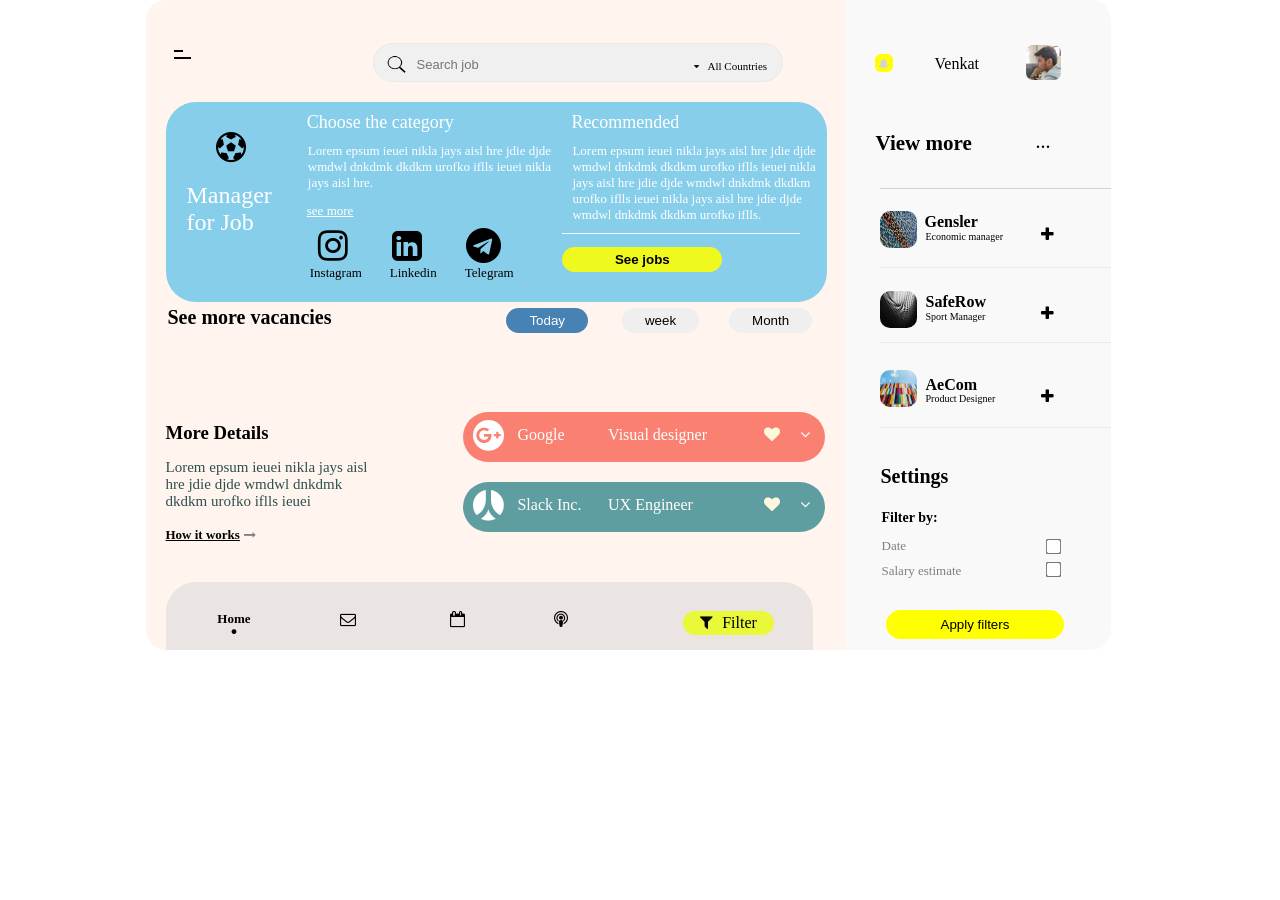
<file: index.html>
<!DOCTYPE html>
<html>
<head>
	<title>Dribble</title>
	<link rel="stylesheet" href="https://cdnjs.cloudflare.com/ajax/libs/font-awesome/4.7.0/css/font-awesome.min.css">

	<link rel="stylesheet" type="text/css" href="sislo(1).css">
</head>
<body>
 <div class="whole-wrapper">
 <div class="whole-wrapper-1">
  <div class="first-one">
  	<div class="dash-1"></div>
  	<div class="dash-2"></div>
  </div>
   <div class="search-wrapper">
          <div class="search-box"><img class="search-icon" src="search-icon1(1).png" width="21" height="19" alt="search icon" />
            <input name="seach" type="text" placeholder="Search job"/>
          </div>
          <!-- <button class="button">All Countries</button> -->
          <div class="wrapper2">
          	<div class="dropdown">
                <button class="dropbtn"> 
                  <i class="fa fa-caret-down"></i>All Countries
                </button>
               <div class="dropdown-content">
                     <a href="#">India</a>
                     <a href="#">Russia</a>
                     <a href="#">USA</a>
                </div>
              </div>
          </div>
   </div>
   <div class="content-1">
   	  <div class="icon">
   	   <div class="inner-icon">
   	   	<!-- <i class="fab fa-xbox"></i> -->
   	   	<i class="fa fa-futbol-o"></i>
        <h2 class="inner-icon-content">Manager for Job</h2>
   	   </div>
   	  </div>
   	  <div class="category">
        <div class="top-category">
          <p class="top-1">Choose the category</p>
          <p class="top-2">Lorem epsum ieuei nikla jays aisl hre jdie djde wmdwl dnkdmk dkdkm urofko iflls ieuei nikla jays aisl hre.</p>
          <a class="top-3" href="#">see more</a>
        </div>
        <div class="bottom-category">
          <i class="fa fa-instagram"></i>
          <i class="fa fa-linkedin-square"></i>
          <i class="fa fa-telegram"></i>
          <span class="span-1">Instagram</span>
          <span class="span-2">Linkedin</span>
          <span class="span-3">Telegram</span>
        </div>
      </div>
   	  <div class="recommended">
       <div class="top-recommended">
        <p class="top-1">Recommended</p>
        <p class="top-2">Lorem epsum ieuei nikla jays aisl hre jdie djde wmdwl dnkdmk dkdkm urofko iflls ieuei nikla jays aisl hre jdie djde wmdwl dnkdmk dkdkm urofko iflls ieuei nikla jays aisl hre jdie djde wmdwl dnkdmk dkdkm urofko iflls.</p>
       </div>
       <hr>
       <div class="bottom-recommended">
         <button class="bottom-recommended-button">See jobs</button>
       </div>
      </div>
   </div>
   <div class="content-2">
     <div class="top-content-1">
       See more vacancies
     </div>
     <div class="top-content-2">
       <button class="today">Today</button>
       <button class="week">week</button>
       <button class="month">Month</button>
     </div>
   </div>
   <div class="content-3">
     <div class="content-3-top">
       <h3 class="more-details">More Details</h3>
       <p class="content-3-top-p">Lorem epsum ieuei nikla jays aisl hre jdie djde wmdwl dnkdmk dkdkm urofko iflls ieuei</p>
       <div class="outer-a">
        <a class="content-3-a" href="#">How it works</a>
        <i class="fa fa-long-arrow-right" aria-hidden="true"></i>
      </div>
     </div>
     <div class="content-3-bottom">
       <div class="content-3-bottom-inner-1">
        <div class="content-3-bottom-inner-2">
         <i class="fa fa-google-plus-official" aria-hidden="true"></i>
         <p class="google">Google</p>
         <p class="Visual">Visual designer</p>
         <i class="fa fa-heart" aria-hidden="true"></i>
         <i class="fa fa-angle-down" aria-hidden="true"></i>
       </div>
        <div class="content-3-bottom-inner-3">
         <i class="fa fa-renren" aria-hidden="true"></i>
         <p class="slack">Slack Inc.</p>
         <p class="ux">UX Engineer</p>
         <i class="fa fa-heart" aria-hidden="true"></i>
         <i class="fa fa-angle-down" aria-hidden="true"></i>
       </div>
       </div>
     </div>
   </div>
   <div class="content-4">
     <p class="home">Home</p>
     <p class="dot">.</p>
     <i class="fa fa-envelope-o" aria-hidden="true"></i>
     <i class="fa fa-calendar-o" aria-hidden="true"></i>
     <i class="fa fa-podcast" aria-hidden="true"></i>
     <div class="content-4-content">
      <a class="content-4-a" href="#">
        <i class="fa fa-filter" aria-hidden="true"></i>Filter
      </a>
     </div>
   </div>
 </div>
 <div class="whole-wrapper-2">
  <div class="w-content-1">
    <div class="w-content-2">
      <div class="w-content-3">
       <i class="fa fa-bell" aria-hidden="true"></i>
       <p class="sung">Venkat</p>
       <img class="img" src="image1.jpg">
       <p class="view">View more</p>
       <p class="dot1">...</p>
       <hr class="hr1">
       <img class="p-1" src="pattern1.jpeg">
       <p class="gensler">Gensler</p>
       <p class="eco">Economic manager</p>
       <i id="plus-1" class="fa fa-plus" aria-hidden="true"></i>
       <hr class="gensler-hr">
       <img class="p-2" src="pattern2.jpeg">
       <p class="safe">SafeRow</p>
       <p class="sport">Sport Manager</p>
       <i id="plus-2" class="fa fa-plus" aria-hidden="true"></i>
       <hr class="sport-hr">
       <img class="p-3" src="pattern3.jpeg">
       <p class="ae">AeCom</p>
       <p class="product">Product Designer</p>
       <i id="plus-3" class="fa fa-plus" aria-hidden="true"></i>
       <hr class="ae-hr">
       <h3 class="settings">Settings</h3>
       <p class="filter">Filter by:</p>
       <form>
        <p class="check1t">Date</p>
        <input class="check1" type="checkbox" name="vehicle1" value="Bike"><br>
        <p class="check2t">Salary estimate</p>
        <input class="check2" type="checkbox" name="vehicle2" value="Car">
       </form>
       <button class="final-b">Apply filters</button>
      </div>
  </div>
</div>
 </div>
 </div>
</body>
</html>
</file>
<file: sislo(1).css>
* {
    box-sizing: border-box;
}
html{
  height: 100%;
}
body {
  margin: 0 8px;
  overflow: hidden;
}
.whole-wrapper {
    width: 989px;
    position: relative;
    border-radius: 40px;
    margin: auto;
}
.whole-wrapper-1 {
    width: 719px;
    position: relative;
    margin: 0 0 0 0;
    border-radius: 20px 0 0 20px;
    background-color: seashell;
    height: 650px;
    overflow: hidden;
}
.first-one {
    position: absolute;
    width: 60px;
    left: 23px;
    height: 39px;
    margin: 45px 0 0 0;
    cursor: pointer;
}
.dash-1 {
    border: 1px solid black;
    width: 9px;
    margin: 5px 0px 0px 5px;
}
.dash-2 {
    border: 1px solid black;
    width: 17px;
    margin: 5px 0px 0px 5px;
}
#search {
    height:125px;
    font-size: 15px;
    overflow:hidden;
}
.search-wrapper {
    width:410px;
    height:39px;
    background-color:#f0f0f0;
    margin:43px 0 0 227px;
    border:1px solid #e9e9e9;
    -moz-border-radius: 5px;
    -webkit-border-radius: 5px;
    border-radius: 50px;
    position:relative;
}
.search-box {
    width:305px;
    height:32px;
    background-color:#f0f0f0;
    margin:5px 7px;
    border: none;
    -moz-border-radius: 5px;
    -webkit-border-radius: 5px;
    border-radius: 5px;
    position:relative;
}
.search-box img.search-icon {
    margin:6px 0 0 5px;
}
i.fa.fa-caret-down {
  font-size: xx-small;
  color: black;
}
.search-box input {
    border:none;
    height:30px;
    width:277px;
    background-color:#f0f0f0;
    margin: 0 0 0 5px;
    outline: none;
    position:absolute;
    font-size:13px;
    padding-left:5px;
    padding-right:5px;
}
.wrapper2 {
   border: none;
   position: absolute;
   top: 6px;
   left: 320px;
}
.wrapper2 .dropdown {
  float: left;
  position: relative;
  width: 75px;
  height: 32px;
  cursor: pointer;
}
.dropdown .dropbtn {
  font-size: 11px; 
  border: none;
  outline: none;
  color: black;
  position: relative;
  padding: 10px 0px;
  background-color: inherit;
  font-family: inherit;
  margin: 0;
  cursor: pointer;
}
.dropdown .dropbtn i {
    margin: 0px 9px 0px 0px;
}
.dropdown-content {
  display: none;
  cursor: pointer;
  position: absolute;
  background-color: #f9f9f9;
  min-width: 150px;
  box-shadow: 0px 8px 16px 0px rgba(0,0,0,0.2);
  z-index: 1;
}
.dropdown-content a {
  float: none;
  color: black;
  padding: 12px 16px;
  text-decoration: none;
  display: block;
  text-align: left;
}
.dropdown-content a:hover {
  background-color: #ddd;
}
.dropdown:hover .dropdown-content {
  display: block;
}
.content-1 {
    background-color: skyblue;
    height: 200px;
    width: 92%;
    margin: 20px 0 0 20px;
    position: relative;
    border-radius: 30px;
}
.content-1 .icon {
    width: 20%;
    height: 60%;
    position: absolute;
    left: 0px;
    margin: 20px 0 0 0;
    box-sizing: border-box;
}
.content-1 .category {
    width: 40%;
    height: 85%;
    position: absolute;
    left: 20%;
    margin: 10px 0 0 0;
    box-sizing: border-box;
}
.content-1 .recommended {
    width: 40%;
    height: 85%;
    position: absolute;
    left: 60%;
    margin: 10px 0 0 0;
    box-sizing: border-box;
}
.content-1 .icon .inner-icon {
    position: relative;
    width: 100%;
    height: 100%;
}
i.fa.fa-futbol-o {
  font-size: 30px;
  margin: 10px 54px 20px 50px;
}
h2.inner-icon-content {
    display: inline-block;
    margin: 0px;
    color: white;
    text-align: left;
    width: 90px;
    margin: 0px 21px;
    font-weight: 400;
}
p.top-1 {
    margin: 0px 9px;
    font-size: 18px;
    color: white;
}
p.top-2 {
    margin: 10px;
    font-size: 13px;
    color: white;
}
a.top-3 {
    margin: 9px;
    font-size: 13px;
    color: white;
}
i.fa.fa-instagram {
    font-size: 35px;
    margin: 9px 20px 0px 20px;
    cursor: pointer;
}
i.fa.fa-linkedin-square {
    font-size: 35px;
    margin: 9px 20px 0px 20px;
    cursor: pointer;
}
i.fa.fa-telegram {
    font-size: 35px;
    margin: 9px 20px 0px 20px;
    cursor: pointer;
}
span.span-1,span.span-2,span.span-3 {
    font-size: 13px;
    margin: 12px;
}
button.bottom-recommended-button {
    width: 160px;
    padding: 5px;
    border-radius: 25px;
    border: none;
    outline: none;
    cursor: pointer;
    margin: 5px 50px 0 0px;
    background-color: #ffff00de;
    font-weight: 800;
}
hr {
    width: 90%;
    margin-left: 0px;
    border: none;
    background-color: white;
    height: 1px;
}
.content-2 {
    position: relative;
    width: 99%;
    height: 40px;
}
.top-content-1 {
    position: absolute;
    left: 22px;
    font-size: 20px;
    font-weight: bolder;
    margin: 4px 0px 0px 0px;
}
.top-content-2 {
    position: absolute;
    left: 50%;
    margin: 6px 0 0 0;
}
button.today {
    border: none;
    padding: 5px 23px;
    background-color: steelblue;
    color: white;
    border-radius: 15px;
    outline: none;
    margin: 0 30px 0 5px;
    cursor: pointer;
}
button.week {
    border: none;
    padding: 5px 23px;
    border-radius: 15px;
    outline: none;
    margin: 0 7px 0 0;
    cursor: pointer;
}
button.month {
    border: none;
    padding: 5px 23px;
    border-radius: 15px;
    outline: none;
    margin: 0 0 0 19px;
    cursor: pointer;
}
.content-3 {
    position: relative;
    width: 100%;
    height: 180px;
    margin: 60px 0 0 0;
}
.content-3-top {
    position: absolute;
    width: 30%;
    left: 20px;
    height: 150px;
    margin: 20px 0 0 0;
}
h3.more-details {
    margin: 0;
}
p.content-3-top-p {
    font-size: 15px;
    font-weight: 100;
    color: darkslategray;
}
.outer-a {
    position: relative;
    width: 100%;
    height: 20px;
}
a.content-3-a {
    font-size: 13px;
    color: black;
    font-weight: bold;
}
i.fa.fa-long-arrow-right {
    color: gray;
    font-size: 12px;
}
.content-3-bottom {
    position: absolute;
    left: 40%;
    margin: 10px 0 0 0px;
    width: 60%;
    height: 150px;
}
.content-3-bottom-inner-1 {
    position: relative;
    width: 84%;
    margin: 0px 0px 0px 30px;
}
.content-3-bottom-inner-2 {
    position: relative;
    height: 50px;
    border-radius: 25px;
    background-color: salmon;
    cursor: pointer;
}
i.fa.fa-google-plus-official {
    position: absolute;
    left: 0;
    font-size: 20px;
    color: white;
    font-size: 36px;
    margin: 5px 10px;
}
p.google {
    position: absolute;
    left: 15%;
    margin: 14px 0;
    color: white;
}
p.Visual {
    position: absolute;
    left: 40%;
    margin: 14px 0;
    color: white;
}
i.fa.fa-heart {
    position: absolute;
    left: 83%;
    color: cornsilk;
    margin: 14px 0;
}
i.fa.fa-angle-down {
    position: absolute;
    left: 93%;
    color: white;
    margin: 14px 0;
}
.content-3-bottom-inner-3 {
    position: relative;
    height: 50px;
    border-radius: 25px;
    background-color: cadetblue;
    margin: 20px 0 0 0;
    cursor: pointer;
}
i.fa.fa-renren {
    position: absolute;
    left: 0;
    font-size: 20px;
    color: white;
    font-size: 36px;
    margin: 5px 10px;
}
p.slack {
    position: absolute;
    left: 15%;
    margin: 14px 0;
    color: white;
}
p.ux {
    position: absolute;
    left: 40%;
    margin: 14px 0;
    color: white;
}
.content-4 {
    position: relative;
    width: 90%;
    height: 98px;
    margin: 0 20px;
    background-color: #d3d3d37a;
    border-radius: 30px;
}
p.home {
    position: absolute;
    left: 8%;
    margin: 0;
    top: 30%;
    font-size: 13px;
    font-weight: bold;
    cursor: pointer;
}
p.dot {
    position: absolute;
    left: 10%;
    font-size: 30px;
    margin: 0;
    top: 25%;
    font-weight: bold;
    cursor: pointer;
}
i.fa.fa-envelope-o {
    position: absolute;
    left: 27%;
    top: 30%;
    cursor: pointer;
}
i.fa.fa-calendar-o {
    position: absolute;
    left: 44%;
    top: 30%;
    cursor: pointer;
}
i.fa.fa-podcast {
    top: 30%;
    position: absolute;
    left: 60%;
    cursor: pointer;
}
.content-4-content {
    position: absolute;
    left: 80%;
    top: 30%;
    text-decoration: none;
    padding: 3px 17px;
    background-color: #e9ff00bf;
    border-radius: 20px;
}
a.content-4-a {
    text-decoration: none;
    outline: none;
    color: black;
}
i.fa.fa-filter {
    margin: 0px 9px 0 0;
}
.whole-wrapper-2 {
    position: absolute;
    left: 700px;
    top: 0px;
    height: 650px;
    width: 265px;
    background-color: #f9f9f9;
    overflow: hidden;
    border-radius: 0 20px 20px 0;
}
.w-content-1 {
    position: relative;
    width: 100%;
    height: 110px;
}
.w-content-2 {
    position: absolute;
    width: 100%;
    height: 110px;
}
.w-content-3 {
    position: relative;
    height: 110px;
    width: 360px;
}
i.fa.fa-bell {
    position: absolute;
    left: 29px;
    color: lightgray;
    top: 54px;
    border-radius: 6px;
    background-color: yellow;
    padding: 4px;
    font-size: 10px;
}
p.sung {
    position: absolute;
    left: 89px;
    top: 39px;
}
img.img {
    width: 35px;
    height: 35px;
    border-radius: 20%;
    position: absolute;
    top: 45px;
    left: 180px;
}
p.view {
    position: absolute;
    font-size: 21px;
    font-weight: bolder;
    top: 131px;
    left: 30px;
    margin: 0;
}
p.dot1 {
    position: absolute;
    font-size: 20px;
    font-weight: inherit;
    margin: 0;
    top: 130px;
    left: 190px;
}
hr.hr1 {
    position: absolute;
    top: 180px;
    background-color: #d3d3d3;
    height: 1px;
    left: 34px;
}
img.p-1 {
    position: absolute;
    width: 37px;
    height: 37px;
    border-radius: 10px;
    top: 211px;
    left: 34px;
}
p.gensler {
    position: absolute;
    top: 197px;
    font-weight: bolder;
    left: 79px;
}
p.eco {
    position: absolute;
    font-size: 10px;
    top: 221px;
    left: 80px;
}
i#plus-1 {
    position: absolute;
    top: 226px;
    left: 195px;
    font-weight: 100;
    cursor: pointer;
}
hr.gensler-hr {
    position: absolute;
    height: 1px;
    background-color: #e9e9e9;
    top: 259px;
    left: 34px;
}
img.p-2 {
    position: absolute;
    width: 37px;
    height: 37px;
    border-radius: 10px;
    top: 291px;
    left: 34px;
}
p.safe {
    position: absolute;
    top: 277px;
    font-weight: bolder;
    left: 80px;
}
p.sport {
    position: absolute;
    font-size: 10px;
    top: 301px;
    left: 80px;
}
i#plus-2 {
    position: absolute;
    top: 305px;
    left: 195px;
    font-weight: 100;
    cursor: pointer;
}
hr.sport-hr {
    position: absolute;
    height: 1px;
    background-color: #e9e9e9;
    top: 334px;
    left: 34px;
}
img.p-3 {
    position: absolute;
    width: 37px;
    height: 37px;
    border-radius: 10px;
    top: 370px;
    left: 34px;
}
p.ae {
    position: absolute;
    top: 360px;
    font-weight: bolder;
    left: 80px;
}
p.product {
    position: absolute;
    font-size: 10px;
    top: 383px;
    left: 80px;
}
i#plus-3 {
    position: absolute;
    top: 388px;
    left: 195px;
    font-weight: 100;
    cursor: pointer;
}
hr.ae-hr {
    position: absolute;
    height: 1px;
    background-color: #e9e9e9;
    top: 419px;
    left: 34px;
}
h3.settings {
    position: absolute;
    top: 445px;
    left: 35px;
    font-size: 20px;
}
p.filter {
    position: absolute;
    top: 496px;
    left: 36px;
    font-size: 14px;
    font-weight: 600;
}
form {
    position: absolute;
    width: 61%;
    top: 500px;
    margin: 0;
    height: 60px;
}
p.check1t {
    position: absolute;
    top: 25px;
    left: 36px;
    font-size: 13px;
    color: gray;
}
input[type="checkbox"].check1 {
    transform: scale(1.2);
    cursor: pointer;
    position: absolute;
    left: 197px;
    top: 37px;
}
p.check2t {
    position: absolute;
    top: 50px;
    left: 36px;
    font-size: 13px;
    color: gray;
}
input.check2 {
    position: absolute;
    left: 197px;
    top: 60px;
    transform: scale(1.2);
    cursor: pointer;
}
button.final-b {
    position: absolute;
    top: 610px;
    left: 40px;
    border: none;
    padding: 7px 55px;
    border-radius: 40px;
    background-color: yellow;
    cursor: pointer;
    outline: none;
}
</file>
